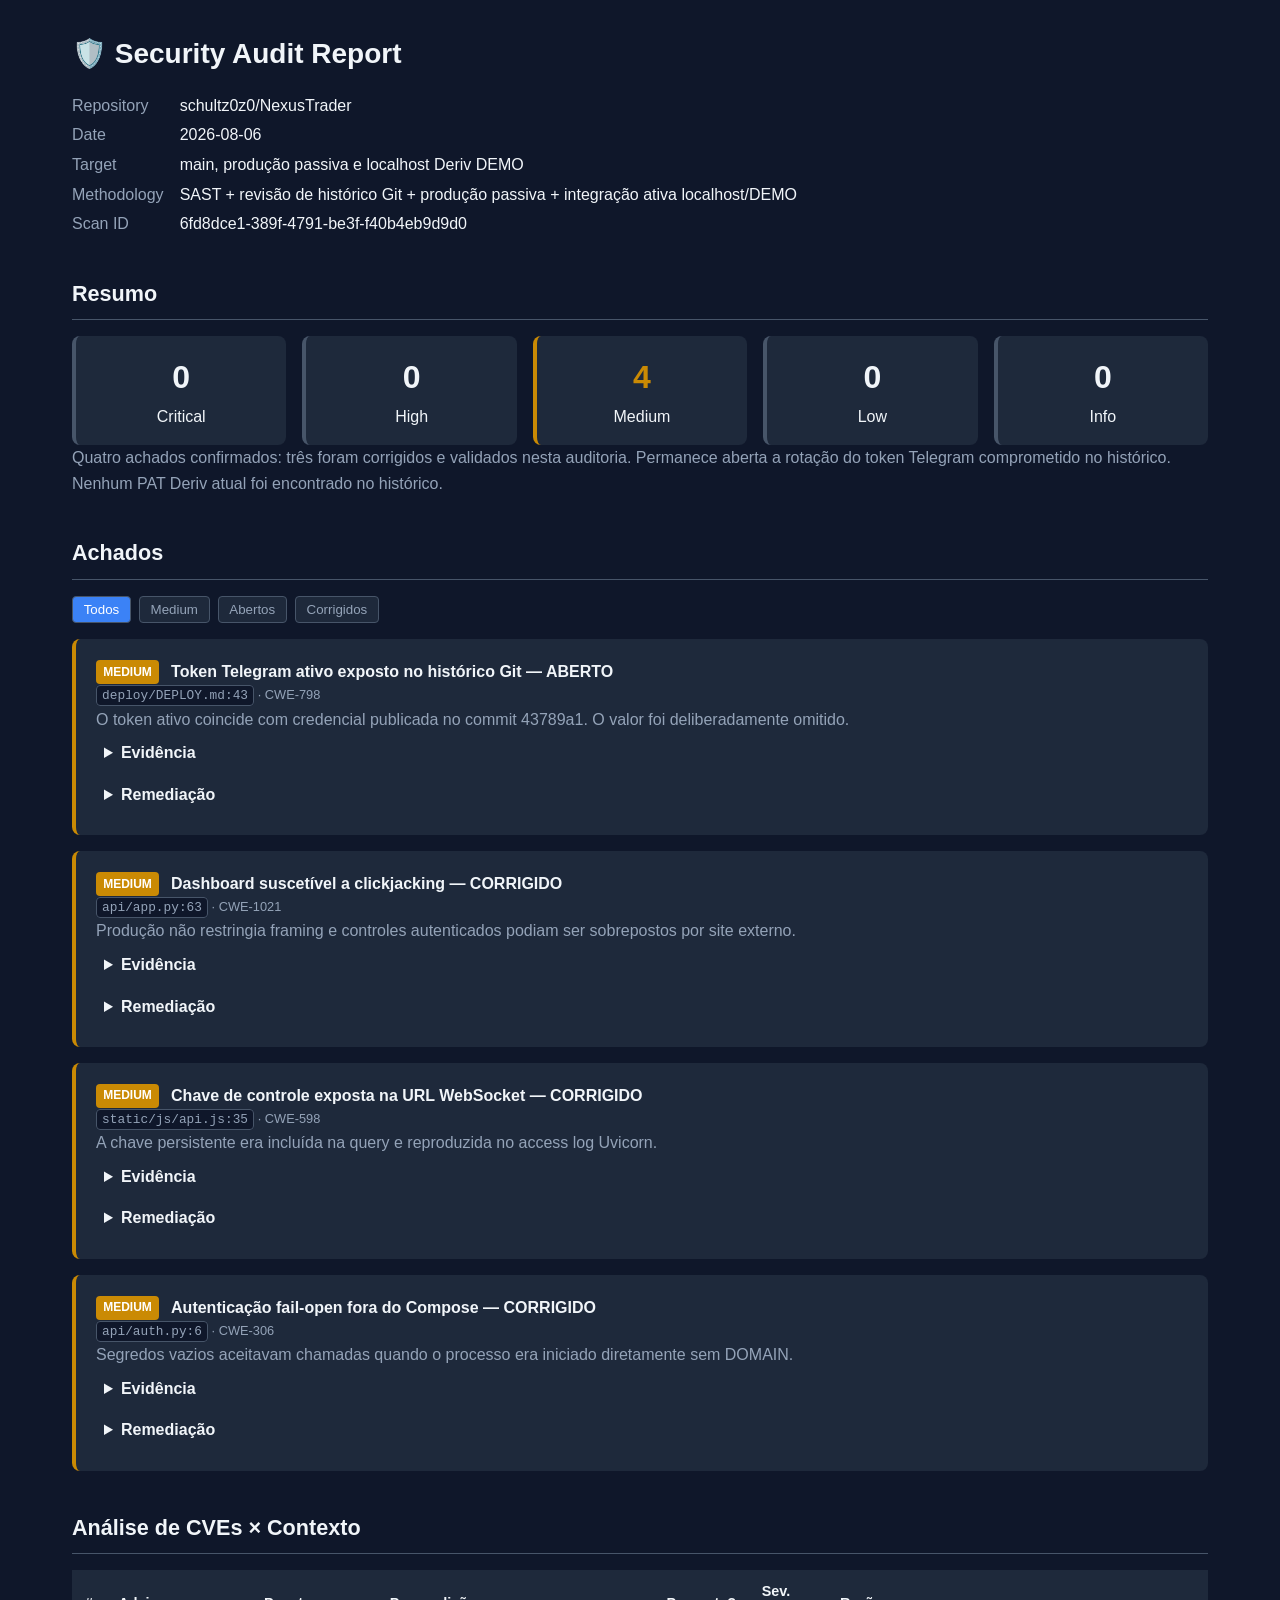
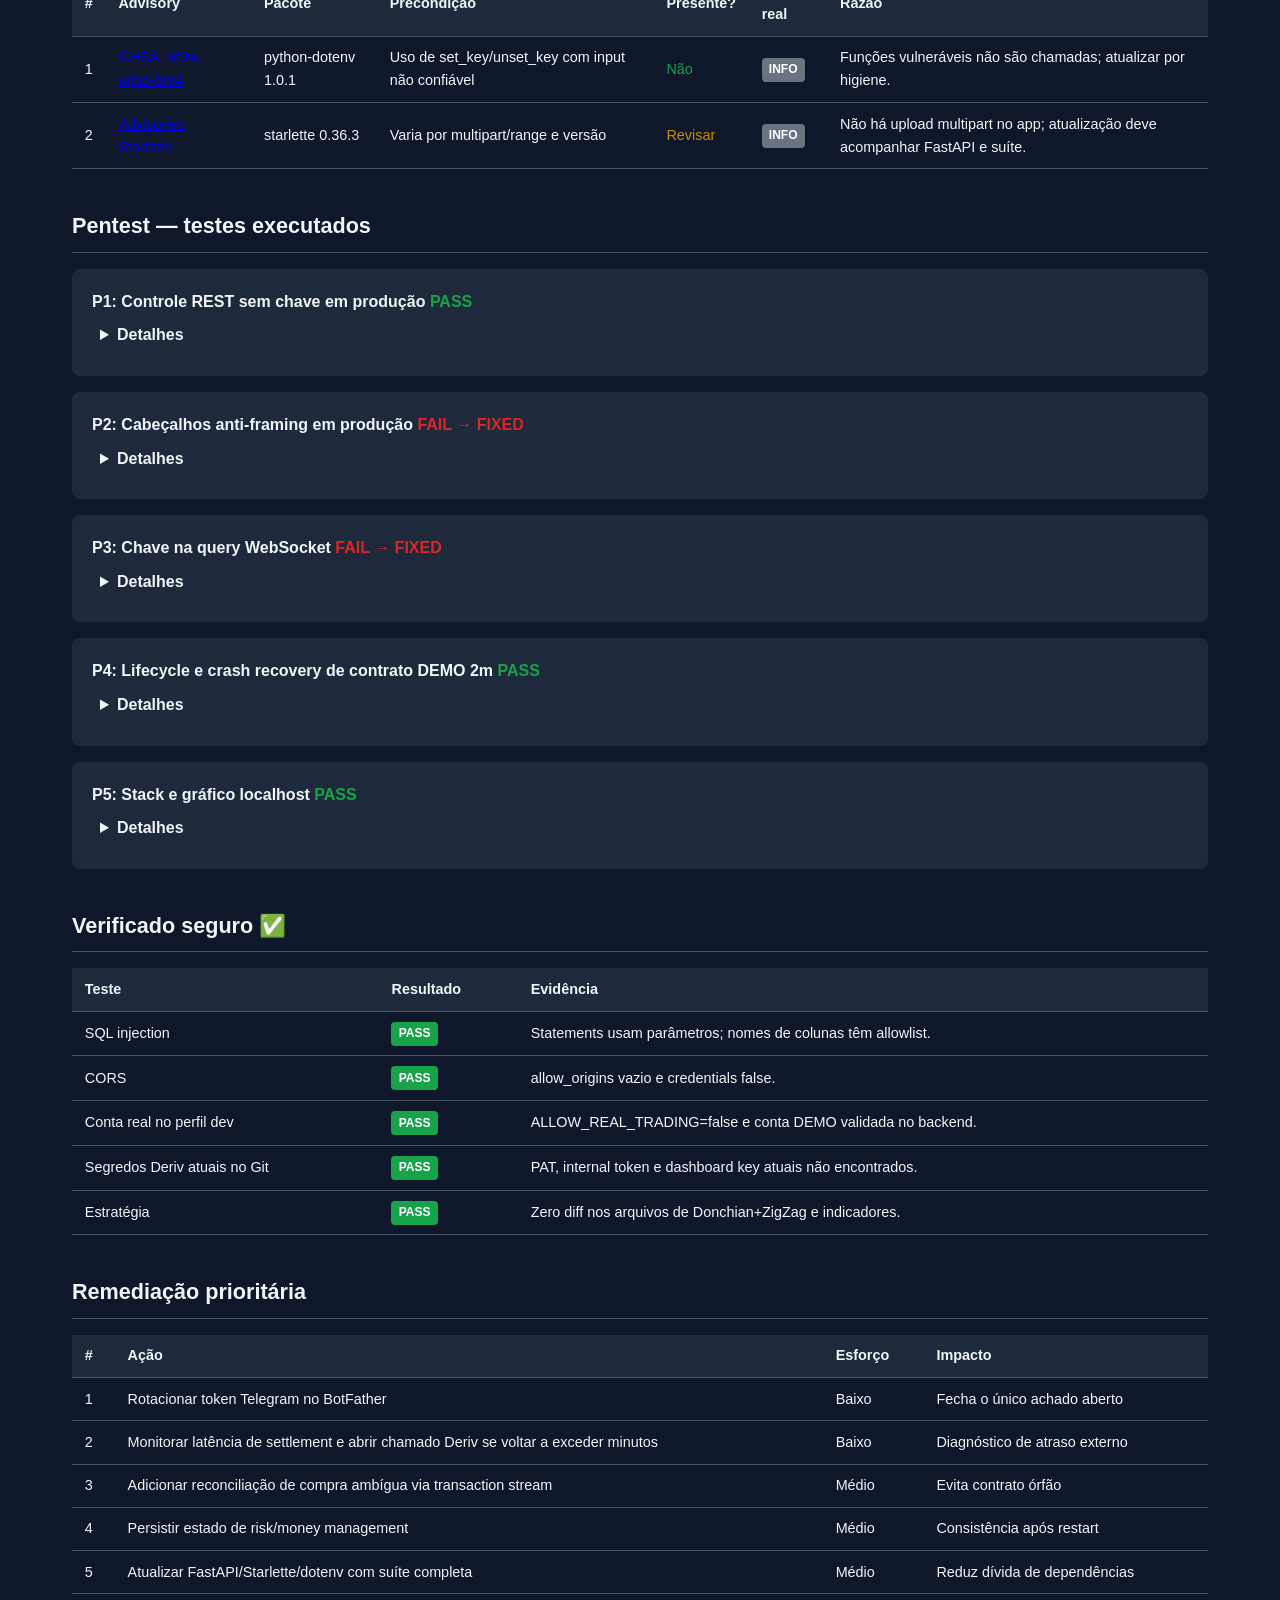
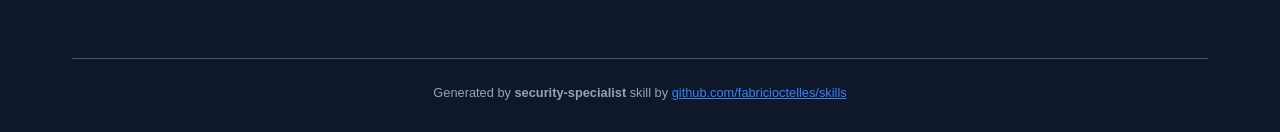
<file: security-report.html>
<!DOCTYPE html>
<html lang="pt-BR">
<head>
<meta charset="UTF-8">
<meta name="viewport" content="width=device-width, initial-scale=1.0">
<title>Security Audit — NexusTrader</title>
<style>
:root{--critical:#dc2626;--high:#ea580c;--medium:#ca8a04;--low:#16a34a;--info:#6b7280;--pass:#16a34a;--fail:#dc2626;--bg:#0f172a;--surface:#1e293b;--surface2:#334155;--text:#f1f5f9;--muted:#94a3b8;--border:#475569;--accent:#3b82f6}
*{box-sizing:border-box;margin:0;padding:0}body{font-family:Inter,-apple-system,sans-serif;background:var(--bg);color:var(--text);line-height:1.6;padding:2rem;max-width:1200px;margin:auto}h1{font-size:1.75rem}h2{font-size:1.35rem;margin:2.5rem 0 1rem;padding-bottom:.5rem;border-bottom:1px solid var(--border)}h3{font-size:1.1rem;margin:1.5rem 0 .5rem}p,li{color:var(--muted)}code,pre{background:#0f172a;border:1px solid var(--border);border-radius:4px}code{padding:.15em .4em}pre{padding:1rem;overflow:auto;margin:.75rem 0}pre code{border:0;padding:0}.badge{display:inline-block;padding:.2em .6em;border-radius:4px;font-size:.75rem;font-weight:700;color:white;text-transform:uppercase}.badge-medium{background:var(--medium)}.badge-pass{background:var(--pass)}.badge-fail{background:var(--fail)}.badge-info{background:var(--info)}.summary-grid{display:grid;grid-template-columns:repeat(5,1fr);gap:1rem}.summary-card{background:var(--surface);border-radius:8px;padding:1rem;text-align:center;border-left:4px solid var(--border)}.summary-card .count{font-size:2rem;font-weight:700}.summary-card.medium{border-left-color:var(--medium)}.summary-card.medium .count{color:var(--medium)}table{width:100%;border-collapse:collapse;margin:1rem 0;font-size:.9rem}th,td{padding:.6rem .8rem;text-align:left;border-bottom:1px solid var(--border)}th{background:var(--surface)}.finding,.pentest-item{background:var(--surface);border-radius:8px;padding:1.25rem;margin:1rem 0}.finding{border-left:4px solid var(--medium)}.finding-header{display:flex;gap:.75rem;align-items:center}.finding-title{font-weight:600}.finding-meta{color:var(--muted);font-size:.8rem}.filters{display:flex;gap:.5rem}.filter-btn{padding:.4em .8em;border:1px solid var(--border);border-radius:4px;background:var(--surface);color:var(--muted);cursor:pointer}.filter-btn.active,.filter-btn:hover{background:var(--accent);color:white}.meta-grid{display:grid;grid-template-columns:auto 1fr;gap:.25rem 1rem;margin:1rem 0}.meta-grid dt{color:var(--muted)}details summary{cursor:pointer;padding:.5rem;font-weight:600}.result-pass{color:var(--pass);font-weight:700}.result-fail{color:var(--fail);font-weight:700}.cve-not-exploitable{color:var(--pass)}.cve-review{color:var(--medium)}@media(max-width:768px){body{padding:1rem}.summary-grid{grid-template-columns:repeat(2,1fr)}}
</style>
</head>
<body>
<h1>🛡️ Security Audit Report</h1>
<dl class="meta-grid">
<dt>Repository</dt><dd>schultz0z0/NexusTrader</dd>
<dt>Date</dt><dd>2026-08-06</dd>
<dt>Target</dt><dd>main, produção passiva e localhost Deriv DEMO</dd>
<dt>Methodology</dt><dd>SAST + revisão de histórico Git + produção passiva + integração ativa localhost/DEMO</dd>
<dt>Scan ID</dt><dd>6fd8dce1-389f-4791-be3f-f40b4eb9d9d0</dd>
</dl>
<h2>Resumo</h2>
<div class="summary-grid">
<div class="summary-card"><div class="count">0</div><div>Critical</div></div>
<div class="summary-card"><div class="count">0</div><div>High</div></div>
<div class="summary-card medium"><div class="count">4</div><div>Medium</div></div>
<div class="summary-card"><div class="count">0</div><div>Low</div></div>
<div class="summary-card"><div class="count">0</div><div>Info</div></div>
</div>
<p>Quatro achados confirmados: três foram corrigidos e validados nesta auditoria. Permanece aberta a rotação do token Telegram comprometido no histórico. Nenhum PAT Deriv atual foi encontrado no histórico.</p>
<h2>Achados</h2>
<div class="filters"><button class="filter-btn active" onclick="filterFindings('all')">Todos</button><button class="filter-btn" onclick="filterFindings('medium')">Medium</button><button class="filter-btn" onclick="filterFindings('open')">Abertos</button><button class="filter-btn" onclick="filterFindings('fixed')">Corrigidos</button></div>
<div class="finding" data-severity="medium" data-status="open">
<div class="finding-header"><span class="badge badge-medium">MEDIUM</span><span class="finding-title">Token Telegram ativo exposto no histórico Git — ABERTO</span></div>
<div class="finding-meta"><code>deploy/DEPLOY.md:43</code> · CWE-798</div>
<p>O token ativo coincide com credencial publicada no commit 43789a1. O valor foi deliberadamente omitido.</p>
<details><summary>Evidência</summary><pre><code>Git histórico → configuração Telegram → api.telegram.org/bot{token}</code></pre></details>
<details><summary>Remediação</summary><p>Revogar no BotFather, emitir novo token, atualizar o VPS e depois reescrever o histórico.</p></details>
</div>
<div class="finding" data-severity="medium" data-status="fixed">
<div class="finding-header"><span class="badge badge-medium">MEDIUM</span><span class="finding-title">Dashboard suscetível a clickjacking — CORRIGIDO</span></div>
<div class="finding-meta"><code>api/app.py:63</code> · CWE-1021</div>
<p>Produção não restringia framing e controles autenticados podiam ser sobrepostos por site externo.</p>
<details><summary>Evidência</summary><pre><code>Resposta anterior: sem X-Frame-Options e sem CSP frame-ancestors.</code></pre></details>
<details><summary>Remediação</summary><p>Middleware envia X-Frame-Options: DENY, CSP frame-ancestors 'none' e Referrer-Policy: no-referrer. Teste HTTP passou.</p></details>
</div>
<div class="finding" data-severity="medium" data-status="fixed">
<div class="finding-header"><span class="badge badge-medium">MEDIUM</span><span class="finding-title">Chave de controle exposta na URL WebSocket — CORRIGIDO</span></div>
<div class="finding-meta"><code>static/js/api.js:35</code> · CWE-598</div>
<p>A chave persistente era incluída na query e reproduzida no access log Uvicorn.</p>
<details><summary>Evidência</summary><pre><code>localStorage → websocketUrl ?key=... → access log.</code></pre></details>
<details><summary>Remediação</summary><p>Ticket aleatório bot-scoped, TTL 20 segundos e uso único. A chave permanece apenas no header da emissão do ticket.</p></details>
</div>
<div class="finding" data-severity="medium" data-status="fixed">
<div class="finding-header"><span class="badge badge-medium">MEDIUM</span><span class="finding-title">Autenticação fail-open fora do Compose — CORRIGIDO</span></div>
<div class="finding-meta"><code>api/auth.py:6</code> · CWE-306</div>
<p>Segredos vazios aceitavam chamadas quando o processo era iniciado diretamente sem DOMAIN.</p>
<details><summary>Evidência</summary><pre><code>if expected and supplied != expected: reject
expected vazio → nenhuma rejeição.</code></pre></details>
<details><summary>Remediação</summary><p>Fail-closed por padrão no Settings e nas dependências. Bypass somente em DEV_MODE explícito; launcher usa loopback.</p></details>
</div>
<h2>Análise de CVEs × Contexto</h2>
<table><thead><tr><th>#</th><th>Advisory</th><th>Pacote</th><th>Precondição</th><th>Presente?</th><th>Sev. real</th><th>Razão</th></tr></thead><tbody>
<tr><td>1</td><td><a href="https://github.com/advisories/GHSA-mf9w-mj56-hr94">GHSA-mf9w-mj56-hr94</a></td><td>python-dotenv 1.0.1</td><td>Uso de set_key/unset_key com input não confiável</td><td class="cve-not-exploitable">Não</td><td><span class="badge badge-info">INFO</span></td><td>Funções vulneráveis não são chamadas; atualizar por higiene.</td></tr>
<tr><td>2</td><td><a href="https://github.com/advisories?query=starlette">Advisories Starlette</a></td><td>starlette 0.36.3</td><td>Varia por multipart/range e versão</td><td class="cve-review">Revisar</td><td><span class="badge badge-info">INFO</span></td><td>Não há upload multipart no app; atualização deve acompanhar FastAPI e suíte.</td></tr>
</tbody></table>
<h2>Pentest — testes executados</h2>
<div class="pentest-item"><strong>P1: Controle REST sem chave em produção </strong><span class="result-pass">PASS</span><details><summary>Detalhes</summary><p>GET /api/v1/bots retornou 401; health permaneceu público.</p></details></div>
<div class="pentest-item"><strong>P2: Cabeçalhos anti-framing em produção </strong><span class="result-fail">FAIL → FIXED</span><details><summary>Detalhes</summary><p>Ausentes em produção; middleware local validado.</p></details></div>
<div class="pentest-item"><strong>P3: Chave na query WebSocket </strong><span class="result-fail">FAIL → FIXED</span><details><summary>Detalhes</summary><p>Vazamento reproduzido no log local; ticket single-use passou em teste e navegador.</p></details></div>
<div class="pentest-item"><strong>P4: Lifecycle e crash recovery de contrato DEMO 2m </strong><span class="result-pass">PASS</span><details><summary>Detalhes</summary><p>A Deriv inicialmente manteve is_sold=0 após o vencimento. No restart controlado, o recovery resubscreveu o contrato próprio do SQLite, recebeu won e atualizou o mesmo registro para closed com lucro +0,92.</p></details></div>
<div class="pentest-item"><strong>P5: Stack e gráfico localhost </strong><span class="result-pass">PASS</span><details><summary>Detalhes</summary><p>500 candles, tick vivo, Donchian, ZigZag, WebSocket e zero erros de console.</p></details></div>
<h2>Verificado seguro ✅</h2>
<table><thead><tr><th>Teste</th><th>Resultado</th><th>Evidência</th></tr></thead><tbody>
<tr><td>SQL injection</td><td><span class="badge badge-pass">PASS</span></td><td>Statements usam parâmetros; nomes de colunas têm allowlist.</td></tr>
<tr><td>CORS</td><td><span class="badge badge-pass">PASS</span></td><td>allow_origins vazio e credentials false.</td></tr>
<tr><td>Conta real no perfil dev</td><td><span class="badge badge-pass">PASS</span></td><td>ALLOW_REAL_TRADING=false e conta DEMO validada no backend.</td></tr>
<tr><td>Segredos Deriv atuais no Git</td><td><span class="badge badge-pass">PASS</span></td><td>PAT, internal token e dashboard key atuais não encontrados.</td></tr>
<tr><td>Estratégia</td><td><span class="badge badge-pass">PASS</span></td><td>Zero diff nos arquivos de Donchian+ZigZag e indicadores.</td></tr>
</tbody></table>
<h2>Remediação prioritária</h2>
<table><thead><tr><th>#</th><th>Ação</th><th>Esforço</th><th>Impacto</th></tr></thead><tbody>
<tr><td>1</td><td>Rotacionar token Telegram no BotFather</td><td>Baixo</td><td>Fecha o único achado aberto</td></tr>
<tr><td>2</td><td>Monitorar latência de settlement e abrir chamado Deriv se voltar a exceder minutos</td><td>Baixo</td><td>Diagnóstico de atraso externo</td></tr>
<tr><td>3</td><td>Adicionar reconciliação de compra ambígua via transaction stream</td><td>Médio</td><td>Evita contrato órfão</td></tr>
<tr><td>4</td><td>Persistir estado de risk/money management</td><td>Médio</td><td>Consistência após restart</td></tr>
<tr><td>5</td><td>Atualizar FastAPI/Starlette/dotenv com suíte completa</td><td>Médio</td><td>Reduz dívida de dependências</td></tr>
</tbody></table>
<script>
function filterFindings(filter){document.querySelectorAll('.finding').forEach(function(el){el.style.display=(filter==='all'||el.dataset.severity===filter||el.dataset.status===filter)?'':'none'});document.querySelectorAll('.filter-btn').forEach(function(btn){btn.classList.toggle('active',btn.textContent.toLowerCase().indexOf(filter)>=0||(filter==='all'&&btn.textContent==='Todos'))})}
</script>
<footer style="margin-top:4rem;padding-top:1.5rem;border-top:1px solid var(--border);text-align:center;font-size:.8rem;color:var(--muted)">Generated by <strong>security-specialist</strong> skill by <a href="https://github.com/fabricioctelles/skills" style="color:var(--accent)">github.com/fabricioctelles/skills</a></footer>
</body>
</html>
</file>
